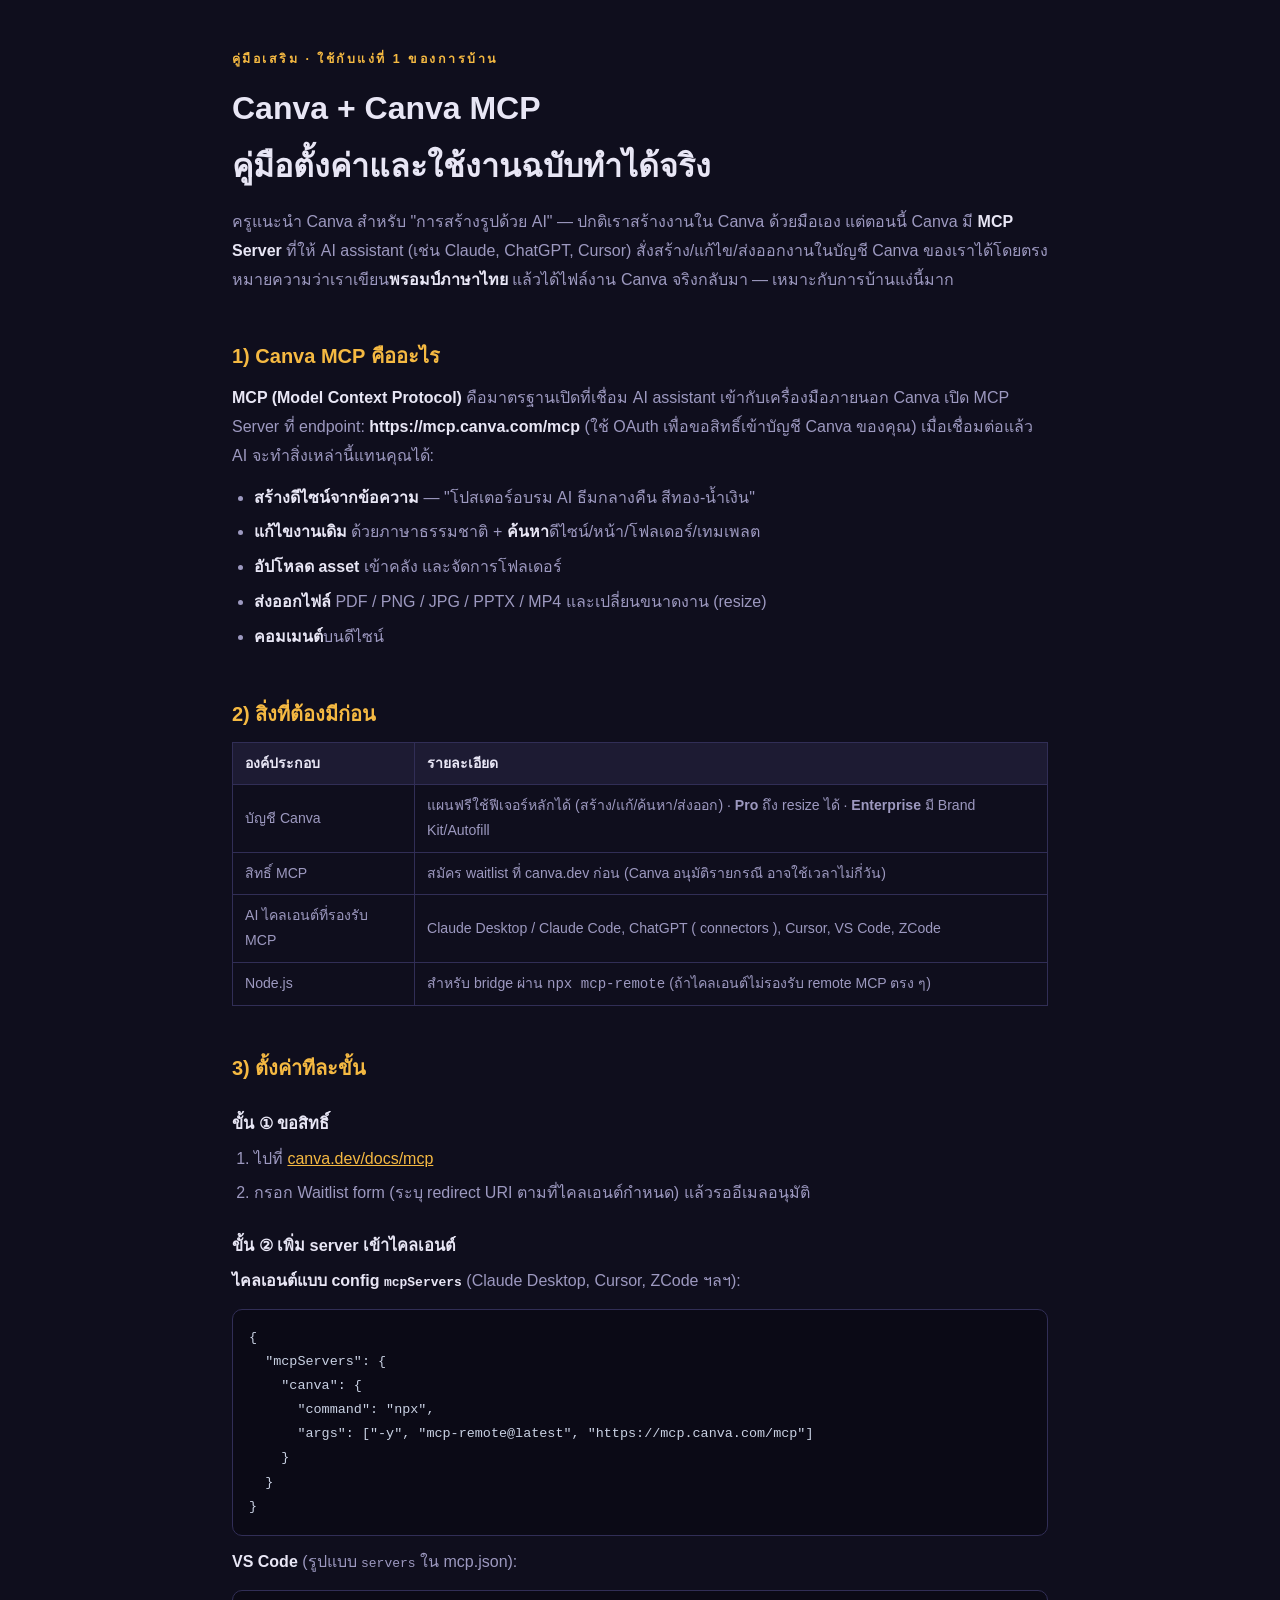
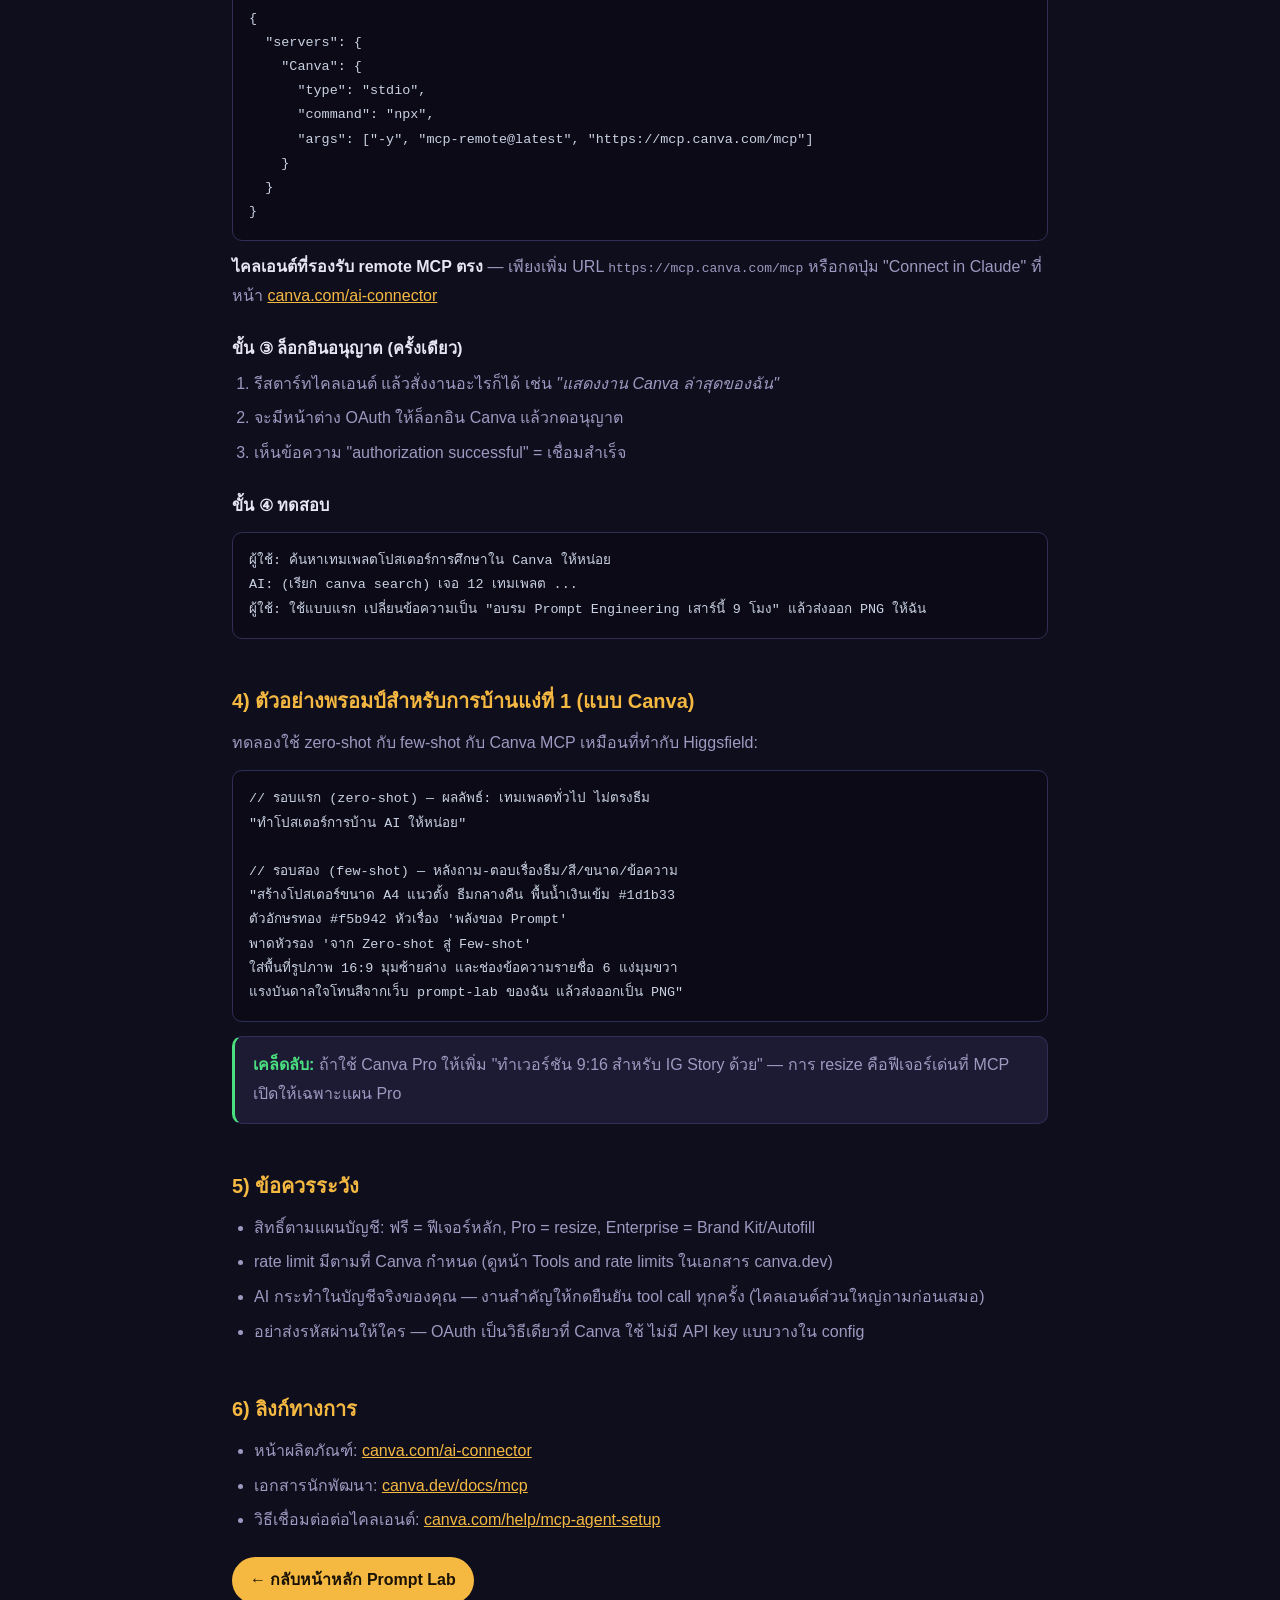
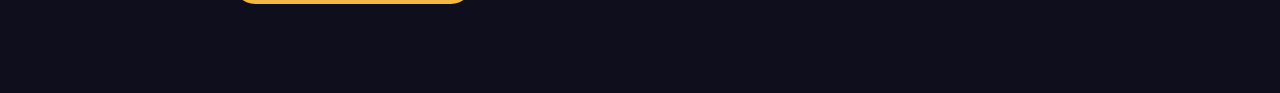
<file: canva-mcp-guide.html>
<!DOCTYPE html>
<html lang="th">
<head>
<meta charset="UTF-8">
<meta name="viewport" content="width=device-width, initial-scale=1.0">
<title>คู่มือ Canva MCP — ตั้งค่าและใช้งาน</title>
<style>
:root{--bg:#0f0e1d;--card:#1d1b33;--line:#312e56;--ink:#e8e6f5;--muted:#9d99c0;--amber:#f5b942;--green:#4ade80}
*{margin:0;padding:0;box-sizing:border-box}
body{font-family:"Leelawadee UI","Noto Sans Thai","Sarabun",sans-serif;background:var(--bg);color:var(--ink);line-height:1.8}
a{color:var(--amber)}
.wrap{max-width:860px;margin:0 auto;padding:48px 22px 90px}
.kicker{color:var(--amber);font-weight:700;letter-spacing:.2em;font-size:.78rem;text-transform:uppercase}
h1{font-size:2rem;margin:.3em 0 .4em}
h2{font-size:1.25rem;margin:2.2em 0 .5em;color:var(--amber)}
h3{font-size:1.02rem;margin:1.4em 0 .4em}
p{color:var(--muted);margin-bottom:.8em}
p b,li b{color:var(--ink)}
ol,ul{margin:0 0 1em 22px;color:var(--muted);display:flex;flex-direction:column;gap:6px}
.code{background:#0b0a16;border:1px solid var(--line);border-radius:10px;padding:16px;font-family:"Cascadia Code",Consolas,monospace;font-size:.84rem;overflow-x:auto;white-space:pre;color:#c9d1e3;margin:12px 0}
.callout{background:var(--card);border:1px solid var(--line);border-left:3px solid var(--green);border-radius:10px;padding:14px 18px;margin:14px 0;color:var(--muted)}
.callout b{color:var(--green)}
table{border-collapse:collapse;width:100%;font-size:.88rem;margin:10px 0}
th,td{border:1px solid var(--line);padding:8px 12px;text-align:left;color:var(--muted)}
th{background:var(--card);color:var(--ink)}
.btn{display:inline-block;background:var(--amber);color:#1a1205;font-weight:700;padding:9px 18px;border-radius:99px;text-decoration:none;margin:6px 8px 0 0}
.btn:hover{filter:brightness(1.07)}
</style>
</head>
<body>
<div class="wrap">
<div class="kicker">คู่มือเสริม · ใช้กับแง่ที่ 1 ของการบ้าน</div>
<h1>Canva + Canva MCP<br>คู่มือตั้งค่าและใช้งานฉบับทำได้จริง</h1>
<p>ครูแนะนำ Canva สำหรับ "การสร้างรูปด้วย AI" — ปกติเราสร้างงานใน Canva ด้วยมือเอง
แต่ตอนนี้ Canva มี <b>MCP Server</b> ที่ให้ AI assistant (เช่น Claude, ChatGPT, Cursor)
สั่งสร้าง/แก้ไข/ส่งออกงานในบัญชี Canva ของเราได้โดยตรง หมายความว่าเราเขียน<b>พรอมป์ภาษาไทย</b>
แล้วได้ไฟล์งาน Canva จริงกลับมา — เหมาะกับการบ้านแง่นี้มาก</p>

<h2>1) Canva MCP คืออะไร</h2>
<p><b>MCP (Model Context Protocol)</b> คือมาตรฐานเปิดที่เชื่อม AI assistant เข้ากับเครื่องมือภายนอก
Canva เปิด MCP Server ที่ endpoint: <b>https://mcp.canva.com/mcp</b> (ใช้ OAuth เพื่อขอสิทธิ์เข้าบัญชี Canva ของคุณ)
เมื่อเชื่อมต่อแล้ว AI จะทำสิ่งเหล่านี้แทนคุณได้:</p>
<ul>
<li><b>สร้างดีไซน์จากข้อความ</b> — "โปสเตอร์อบรม AI ธีมกลางคืน สีทอง-น้ำเงิน"</li>
<li><b>แก้ไขงานเดิม</b> ด้วยภาษาธรรมชาติ + <b>ค้นหา</b>ดีไซน์/หน้า/โฟลเดอร์/เทมเพลต</li>
<li><b>อัปโหลด asset</b> เข้าคลัง และจัดการโฟลเดอร์</li>
<li><b>ส่งออกไฟล์</b> PDF / PNG / JPG / PPTX / MP4 และเปลี่ยนขนาดงาน (resize)</li>
<li><b>คอมเมนต์</b>บนดีไซน์</li>
</ul>

<h2>2) สิ่งที่ต้องมีก่อน</h2>
<table>
<tr><th>องค์ประกอบ</th><th>รายละเอียด</th></tr>
<tr><td>บัญชี Canva</td><td>แผนฟรีใช้ฟีเจอร์หลักได้ (สร้าง/แก้/ค้นหา/ส่งออก) · <b>Pro</b> ถึง resize ได้ · <b>Enterprise</b> มี Brand Kit/Autofill</td></tr>
<tr><td>สิทธิ์ MCP</td><td>สมัคร waitlist ที่ canva.dev ก่อน (Canva อนุมัติรายกรณี อาจใช้เวลาไม่กี่วัน)</td></tr>
<tr><td>AI ไคลเอนต์ที่รองรับ MCP</td><td>Claude Desktop / Claude Code, ChatGPT ( connectors ), Cursor, VS Code, ZCode</td></tr>
<tr><td>Node.js</td><td>สำหรับ bridge ผ่าน <code>npx mcp-remote</code> (ถ้าไคลเอนต์ไม่รองรับ remote MCP ตรง ๆ)</td></tr>
</table>

<h2>3) ตั้งค่าทีละขั้น</h2>
<h3>ขั้น ① ขอสิทธิ์</h3>
<ol>
<li>ไปที่ <a href="https://www.canva.dev/docs/mcp/" target="_blank">canva.dev/docs/mcp</a></li>
<li>กรอก Waitlist form (ระบุ redirect URI ตามที่ไคลเอนต์กำหนด) แล้วรออีเมลอนุมัติ</li>
</ol>

<h3>ขั้น ② เพิ่ม server เข้าไคลเอนต์</h3>
<p><b>ไคลเอนต์แบบ config <code>mcpServers</code></b> (Claude Desktop, Cursor, ZCode ฯลฯ):</p>
<div class="code">{
  "mcpServers": {
    "canva": {
      "command": "npx",
      "args": ["-y", "mcp-remote@latest", "https://mcp.canva.com/mcp"]
    }
  }
}</div>
<p><b>VS Code</b> (รูปแบบ <code>servers</code> ใน mcp.json):</p>
<div class="code">{
  "servers": {
    "Canva": {
      "type": "stdio",
      "command": "npx",
      "args": ["-y", "mcp-remote@latest", "https://mcp.canva.com/mcp"]
    }
  }
}</div>
<p><b>ไคลเอนต์ที่รองรับ remote MCP ตรง</b> — เพียงเพิ่ม URL <code>https://mcp.canva.com/mcp</code>
หรือกดปุ่ม "Connect in Claude" ที่หน้า <a href="https://www.canva.com/ai-connector/" target="_blank">canva.com/ai-connector</a></p>

<h3>ขั้น ③ ล็อกอินอนุญาต (ครั้งเดียว)</h3>
<ol>
<li>รีสตาร์ทไคลเอนต์ แล้วสั่งงานอะไรก็ได้ เช่น <i>"แสดงงาน Canva ล่าสุดของฉัน"</i></li>
<li>จะมีหน้าต่าง OAuth ให้ล็อกอิน Canva แล้วกดอนุญาต</li>
<li>เห็นข้อความ "authorization successful" = เชื่อมสำเร็จ</li>
</ol>

<h3>ขั้น ④ ทดสอบ</h3>
<div class="code">ผู้ใช้: ค้นหาเทมเพลตโปสเตอร์การศึกษาใน Canva ให้หน่อย
AI: (เรียก canva search) เจอ 12 เทมเพลต ...
ผู้ใช้: ใช้แบบแรก เปลี่ยนข้อความเป็น "อบรม Prompt Engineering เสาร์นี้ 9 โมง" แล้วส่งออก PNG ให้ฉัน</div>

<h2>4) ตัวอย่างพรอมป์สำหรับการบ้านแง่ที่ 1 (แบบ Canva)</h2>
<p>ทดลองใช้ zero-shot กับ few-shot กับ Canva MCP เหมือนที่ทำกับ Higgsfield:</p>
<div class="code">// รอบแรก (zero-shot) — ผลลัพธ์: เทมเพลตทั่วไป ไม่ตรงธีม
"ทำโปสเตอร์การบ้าน AI ให้หน่อย"

// รอบสอง (few-shot) — หลังถาม-ตอบเรื่องธีม/สี/ขนาด/ข้อความ
"สร้างโปสเตอร์ขนาด A4 แนวตั้ง ธีมกลางคืน พื้นน้ำเงินเข้ม #1d1b33
ตัวอักษรทอง #f5b942 หัวเรื่อง 'พลังของ Prompt'
พาดหัวรอง 'จาก Zero-shot สู่ Few-shot'
ใส่พื้นที่รูปภาพ 16:9 มุมซ้ายล่าง และช่องข้อความรายชื่อ 6 แง่มุมขวา
แรงบันดาลใจโทนสีจากเว็บ prompt-lab ของฉัน แล้วส่งออกเป็น PNG"</div>
<div class="callout"><b>เคล็ดลับ:</b> ถ้าใช้ Canva Pro ให้เพิ่ม "ทำเวอร์ชัน 9:16 สำหรับ IG Story ด้วย" —
การ resize คือฟีเจอร์เด่นที่ MCP เปิดให้เฉพาะแผน Pro</div>

<h2>5) ข้อควรระวัง</h2>
<ul>
<li>สิทธิ์ตามแผนบัญชี: ฟรี = ฟีเจอร์หลัก, Pro = resize, Enterprise = Brand Kit/Autofill</li>
<li>rate limit มีตามที่ Canva กำหนด (ดูหน้า Tools and rate limits ในเอกสาร canva.dev)</li>
<li>AI กระทำในบัญชีจริงของคุณ — งานสำคัญให้กดยืนยัน tool call ทุกครั้ง (ไคลเอนต์ส่วนใหญ่ถามก่อนเสมอ)</li>
<li>อย่าส่งรหัสผ่านให้ใคร — OAuth เป็นวิธีเดียวที่ Canva ใช้ ไม่มี API key แบบวางใน config</li>
</ul>

<h2>6) ลิงก์ทางการ</h2>
<ul>
<li>หน้าผลิตภัณฑ์: <a href="https://www.canva.com/ai-connector/" target="_blank">canva.com/ai-connector</a></li>
<li>เอกสารนักพัฒนา: <a href="https://www.canva.dev/docs/mcp/" target="_blank">canva.dev/docs/mcp</a></li>
<li>วิธีเชื่อมต่อต่อไคลเอนต์: <a href="https://www.canva.com/help/mcp-agent-setup/" target="_blank">canva.com/help/mcp-agent-setup</a></li>
</ul>

<a class="btn" href="index.html">← กลับหน้าหลัก Prompt Lab</a>
</div>
</body>
</html>
</file>
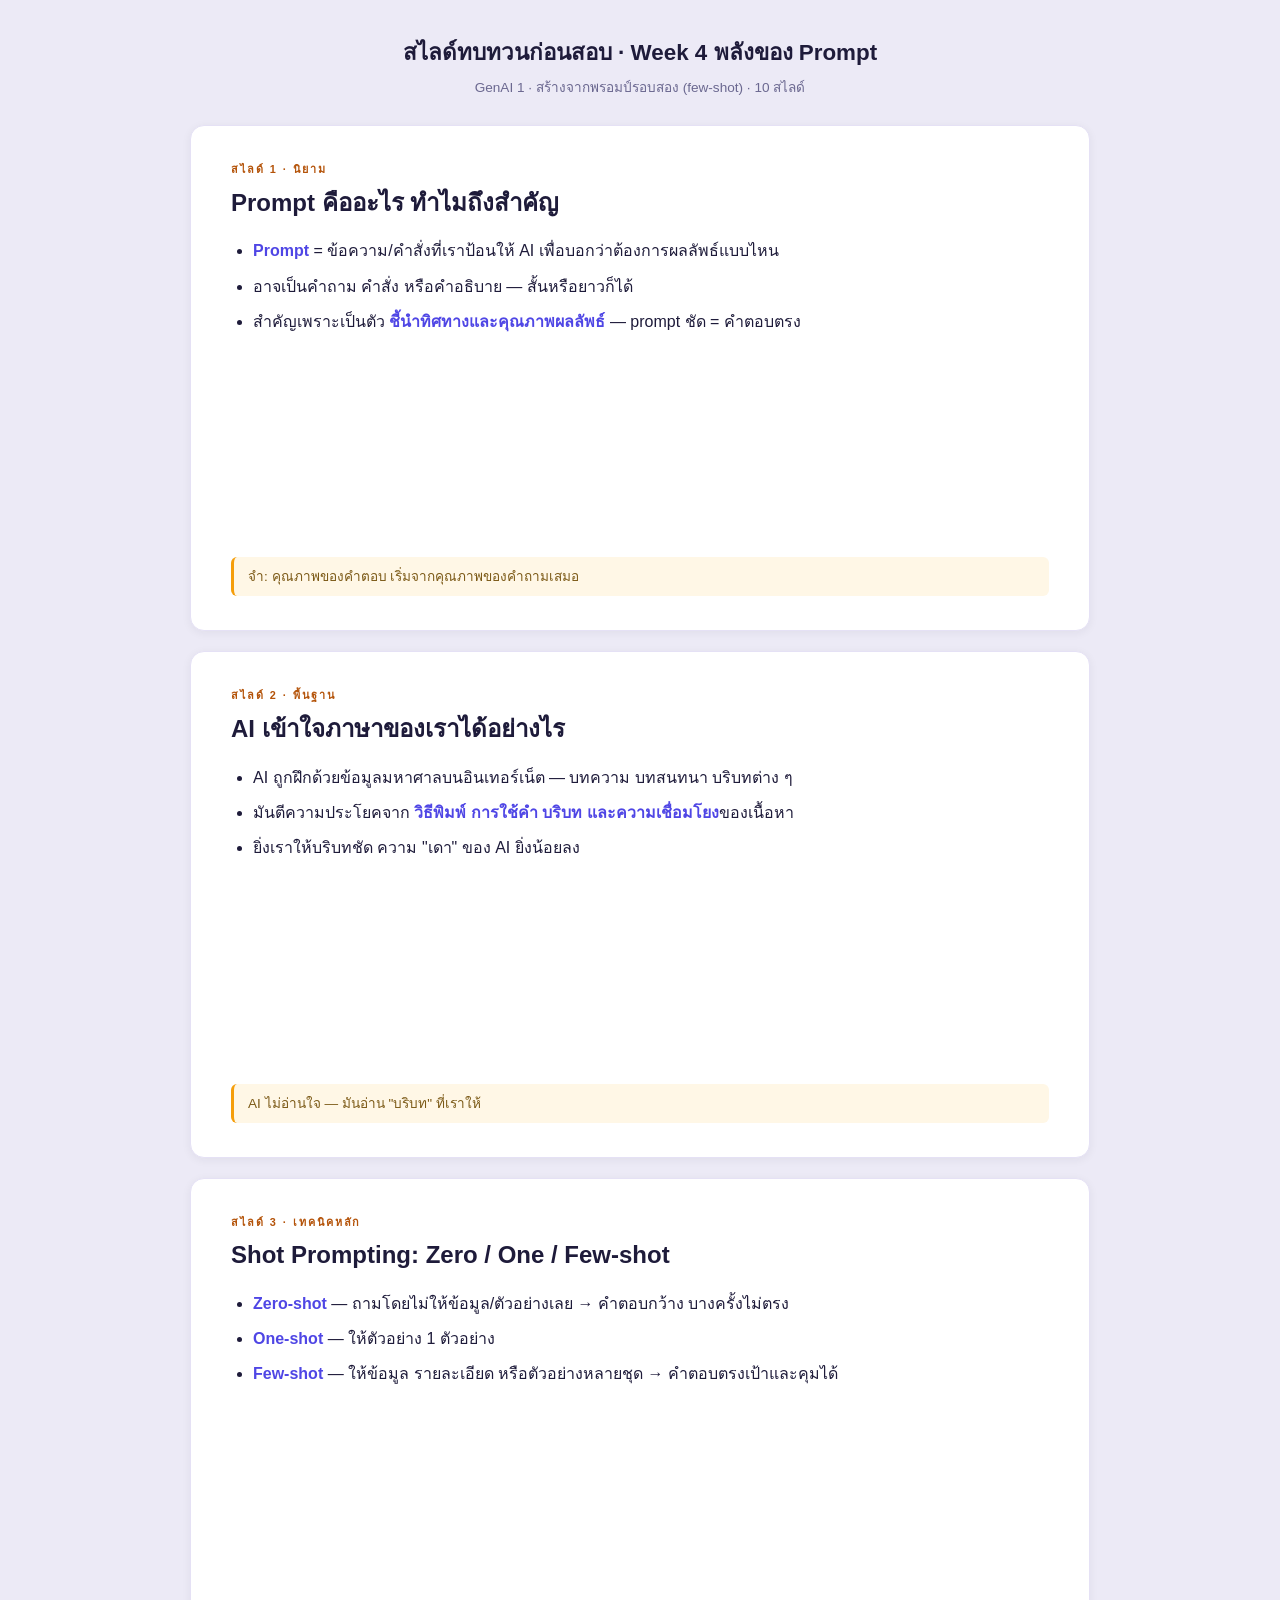
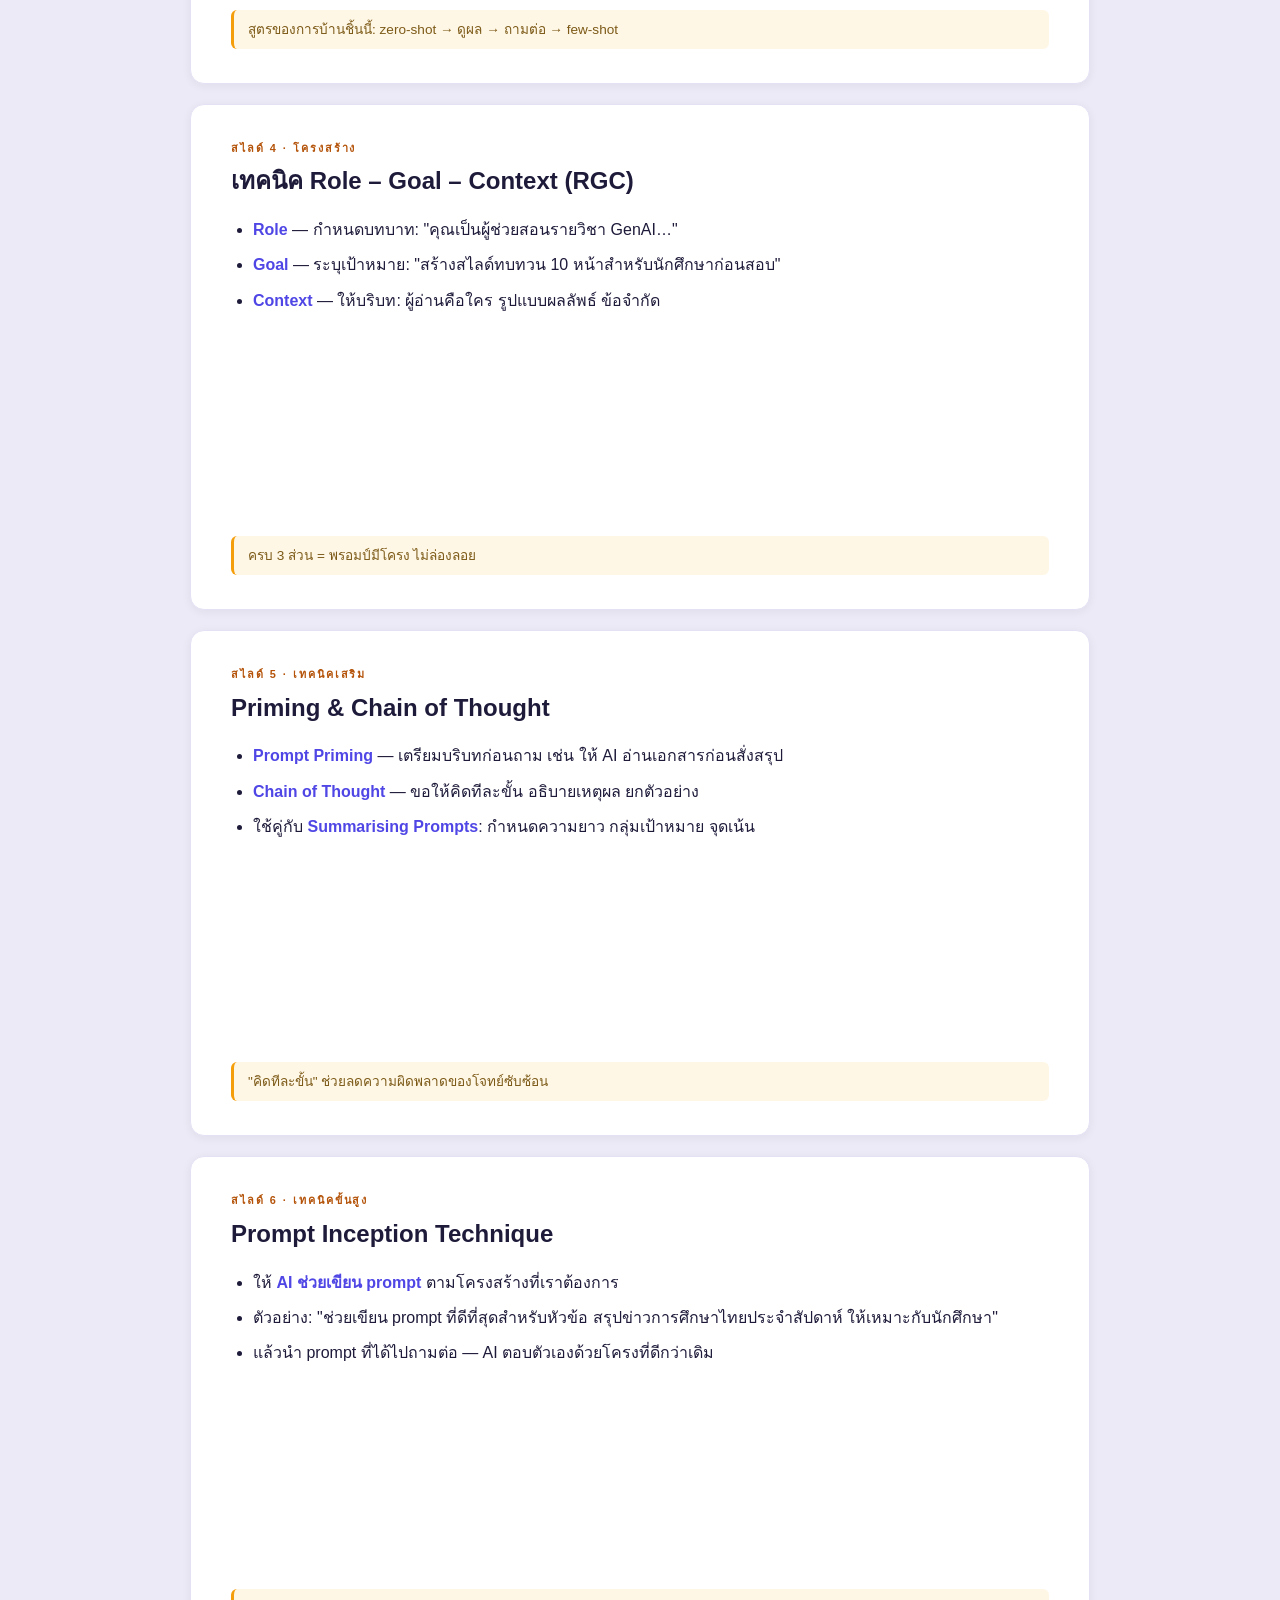
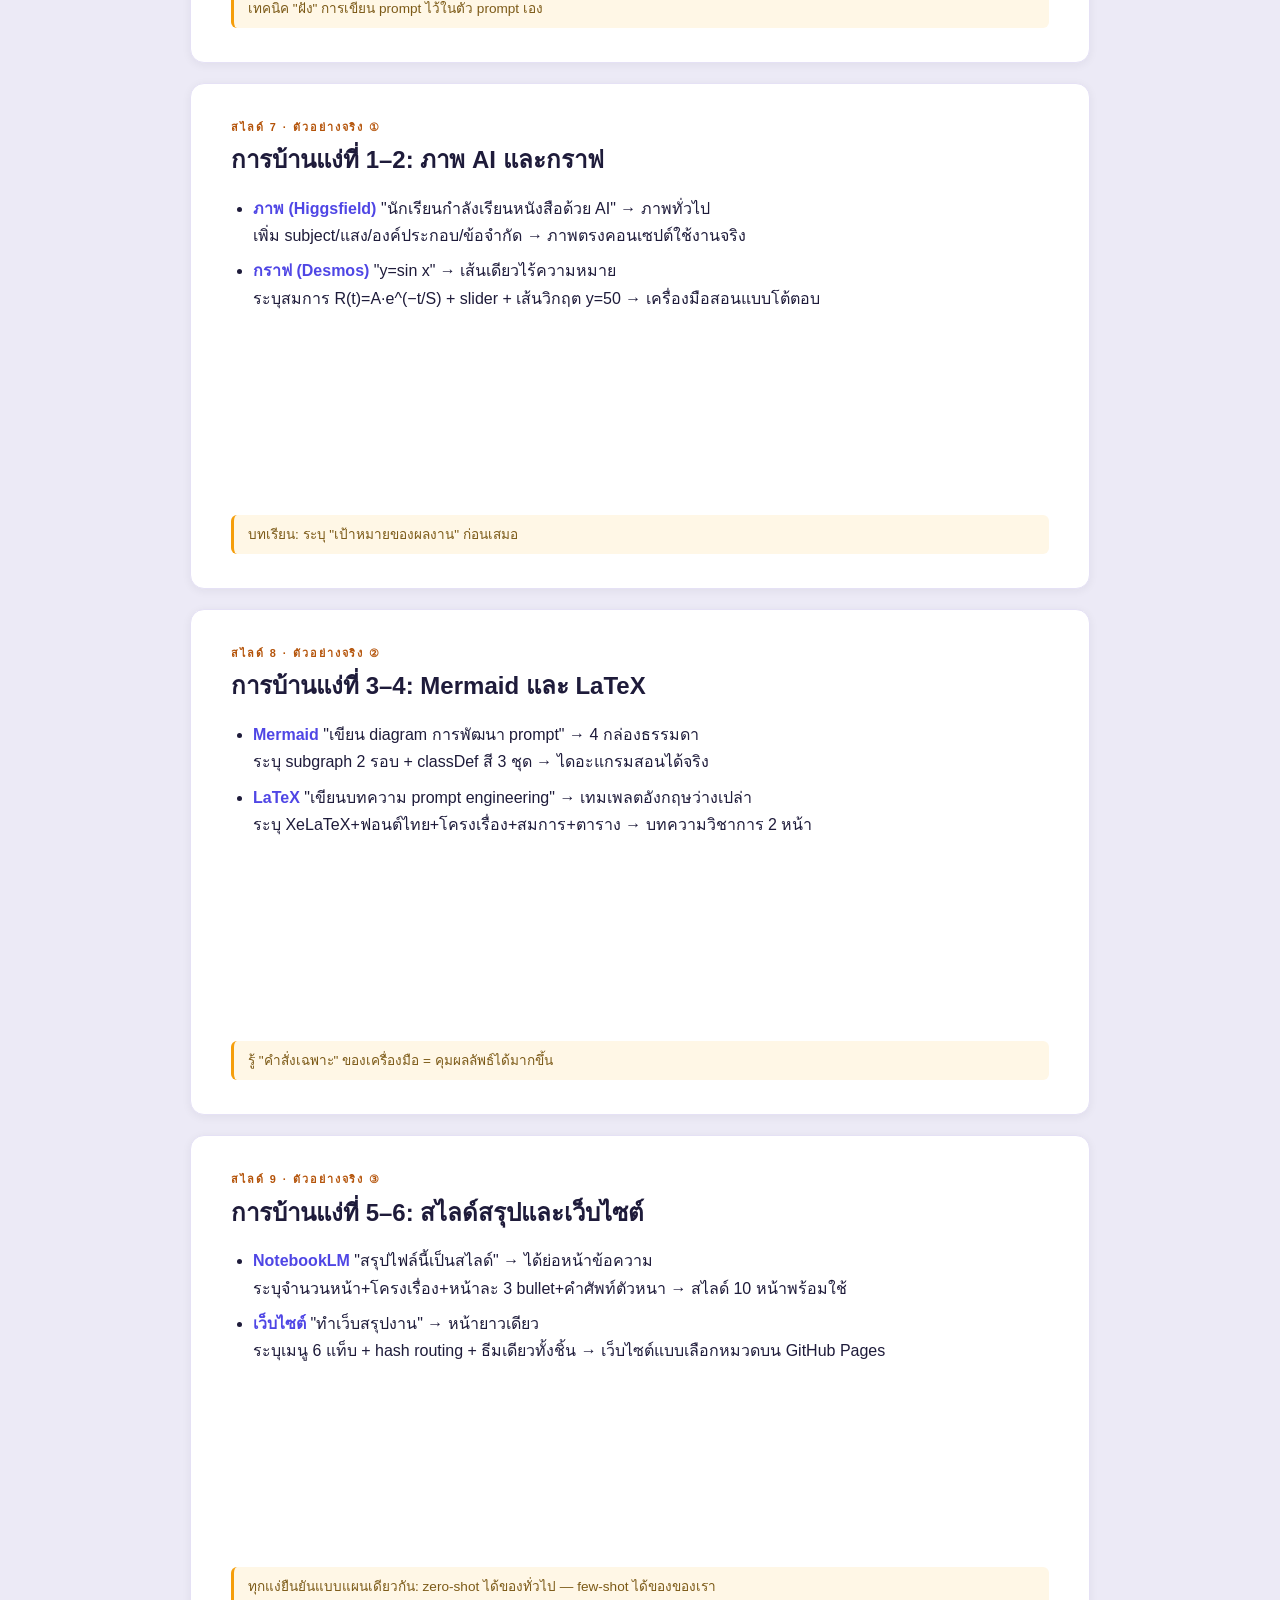
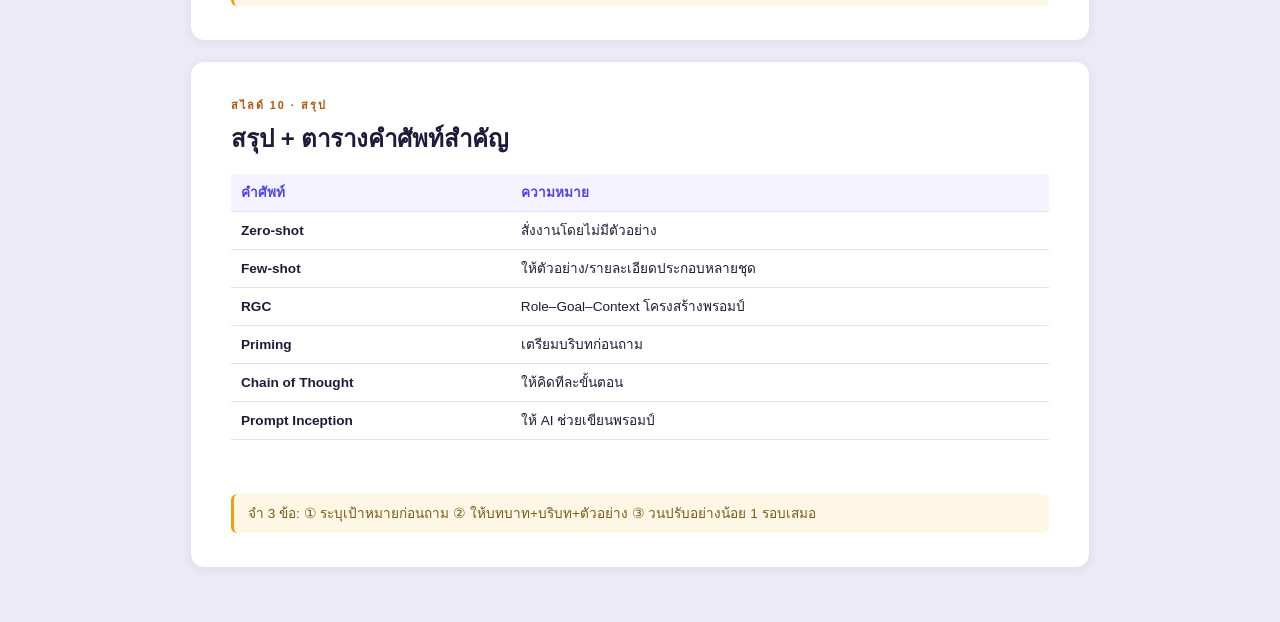
<file: slides.html>
<!DOCTYPE html>
<html lang="th">
<head>
<meta charset="UTF-8">
<meta name="viewport" content="width=device-width, initial-scale=1.0">
<title>สไลด์ทบทวน Week 4 — พลังของ Prompt</title>
<style>
:root{--ink:#1e1b3a;--muted:#6b6890;--amber:#b45309;--amberbg:#fff7e6;--line:#e5e1f5;--accent:#4f46e5}
*{margin:0;padding:0;box-sizing:border-box}
body{font-family:"Leelawadee UI","Noto Sans Thai","Sarabun",sans-serif;background:#eceaf6;color:var(--ink);padding:34px 16px;line-height:1.7}
.wrap{max-width:900px;margin:0 auto}
h1.page-title{text-align:center;font-size:1.4rem;margin-bottom:26px;color:var(--ink)}
h1.page-title small{display:block;color:var(--muted);font-weight:400;font-size:.85rem;margin-top:4px}
.slide{aspect-ratio:16/9;background:#fff;border:1px solid var(--line);border-radius:14px;padding:34px 40px;margin-bottom:20px;box-shadow:0 2px 10px rgba(30,27,58,.06);display:flex;flex-direction:column;page-break-inside:avoid}
.kick{font-size:.68rem;font-weight:700;letter-spacing:.18em;color:var(--amber);text-transform:uppercase}
h2{font-size:1.5rem;margin:4px 0 14px}
ul{margin-left:22px;display:flex;flex-direction:column;gap:8px}
li b{color:var(--accent)}
.note{margin-top:auto;background:var(--amberbg);border-left:3px solid #f59e0b;border-radius:6px;padding:8px 14px;font-size:.85rem;color:#7c5a17}
table{border-collapse:collapse;width:100%;font-size:.85rem}
th,td{border-bottom:1px solid var(--line);padding:7px 10px;text-align:left}
th{background:#f5f3ff;color:var(--accent)}
.tag{display:inline-block;background:#eef2ff;color:var(--accent);border-radius:99px;font-size:.72rem;padding:2px 12px;font-weight:700;margin-right:6px}
.pageno{position:absolute;bottom:10px;right:16px;font-size:.7rem;color:#b9b5d6}
@media print{body{background:#fff;padding:0}.slide{border-radius:0;margin:0;box-shadow:none;page-break-after:always}}
</style>
</head>
<body>
<div class="wrap">
<h1 class="page-title">สไลด์ทบทวนก่อนสอบ · Week 4 พลังของ Prompt
<small>GenAI 1 · สร้างจากพรอมป์รอบสอง (few-shot) · 10 สไลด์</small></h1>

<div class="slide"><div class="kick">สไลด์ 1 · นิยาม</div>
<h2>Prompt คืออะไร ทำไมถึงสำคัญ</h2>
<ul>
<li><b>Prompt</b> = ข้อความ/คำสั่งที่เราป้อนให้ AI เพื่อบอกว่าต้องการผลลัพธ์แบบไหน</li>
<li>อาจเป็นคำถาม คำสั่ง หรือคำอธิบาย — สั้นหรือยาวก็ได้</li>
<li>สำคัญเพราะเป็นตัว <b>ชี้นำทิศทางและคุณภาพผลลัพธ์</b> — prompt ชัด = คำตอบตรง</li>
</ul>
<div class="note">จำ: คุณภาพของคำตอบ เริ่มจากคุณภาพของคำถามเสมอ</div>
</div>

<div class="slide"><div class="kick">สไลด์ 2 · พื้นฐาน</div>
<h2>AI เข้าใจภาษาของเราได้อย่างไร</h2>
<ul>
<li>AI ถูกฝึกด้วยข้อมูลมหาศาลบนอินเทอร์เน็ต — บทความ บทสนทนา บริบทต่าง ๆ</li>
<li>มันตีความประโยคจาก <b>วิธีพิมพ์ การใช้คำ บริบท และความเชื่อมโยง</b>ของเนื้อหา</li>
<li>ยิ่งเราให้บริบทชัด ความ "เดา" ของ AI ยิ่งน้อยลง</li>
</ul>
<div class="note">AI ไม่อ่านใจ — มันอ่าน "บริบท" ที่เราให้</div>
</div>

<div class="slide"><div class="kick">สไลด์ 3 · เทคนิคหลัก</div>
<h2>Shot Prompting: Zero / One / Few-shot</h2>
<ul>
<li><b>Zero-shot</b> — ถามโดยไม่ให้ข้อมูล/ตัวอย่างเลย → คำตอบกว้าง บางครั้งไม่ตรง</li>
<li><b>One-shot</b> — ให้ตัวอย่าง 1 ตัวอย่าง</li>
<li><b>Few-shot</b> — ให้ข้อมูล รายละเอียด หรือตัวอย่างหลายชุด → คำตอบตรงเป้าและคุมได้</li>
</ul>
<div class="note">สูตรของการบ้านชิ้นนี้: zero-shot → ดูผล → ถามต่อ → few-shot</div>
</div>

<div class="slide"><div class="kick">สไลด์ 4 · โครงสร้าง</div>
<h2>เทคนิค Role – Goal – Context (RGC)</h2>
<ul>
<li><b>Role</b> — กำหนดบทบาท: "คุณเป็นผู้ช่วยสอนรายวิชา GenAI…"</li>
<li><b>Goal</b> — ระบุเป้าหมาย: "สร้างสไลด์ทบทวน 10 หน้าสำหรับนักศึกษาก่อนสอบ"</li>
<li><b>Context</b> — ให้บริบท: ผู้อ่านคือใคร รูปแบบผลลัพธ์ ข้อจำกัด</li>
</ul>
<div class="note">ครบ 3 ส่วน = พรอมป์มีโครง ไม่ล่องลอย</div>
</div>

<div class="slide"><div class="kick">สไลด์ 5 · เทคนิคเสริม</div>
<h2>Priming &amp; Chain of Thought</h2>
<ul>
<li><b>Prompt Priming</b> — เตรียมบริบทก่อนถาม เช่น ให้ AI อ่านเอกสารก่อนสั่งสรุป</li>
<li><b>Chain of Thought</b> — ขอให้คิดทีละขั้น อธิบายเหตุผล ยกตัวอย่าง</li>
<li>ใช้คู่กับ <b>Summarising Prompts</b>: กำหนดความยาว กลุ่มเป้าหมาย จุดเน้น</li>
</ul>
<div class="note">"คิดทีละขั้น" ช่วยลดความผิดพลาดของโจทย์ซับซ้อน</div>
</div>

<div class="slide"><div class="kick">สไลด์ 6 · เทคนิคขั้นสูง</div>
<h2>Prompt Inception Technique</h2>
<ul>
<li>ให้ <b>AI ช่วยเขียน prompt</b> ตามโครงสร้างที่เราต้องการ</li>
<li>ตัวอย่าง: "ช่วยเขียน prompt ที่ดีที่สุดสำหรับหัวข้อ สรุปข่าวการศึกษาไทยประจำสัปดาห์ ให้เหมาะกับนักศึกษา"</li>
<li>แล้วนำ prompt ที่ได้ไปถามต่อ — AI ตอบตัวเองด้วยโครงที่ดีกว่าเดิม</li>
</ul>
<div class="note">เทคนิค "ฝัง" การเขียน prompt ไว้ในตัว prompt เอง</div>
</div>

<div class="slide"><div class="kick">สไลด์ 7 · ตัวอย่างจริง ①</div>
<h2>การบ้านแง่ที่ 1–2: ภาพ AI และกราฟ</h2>
<ul>
<li><b>ภาพ (Higgsfield)</b> "นักเรียนกำลังเรียนหนังสือด้วย AI" → ภาพทั่วไป<br>
เพิ่ม subject/แสง/องค์ประกอบ/ข้อจำกัด → ภาพตรงคอนเซปต์ใช้งานจริง</li>
<li><b>กราฟ (Desmos)</b> "y=sin x" → เส้นเดียวไร้ความหมาย<br>
ระบุสมการ R(t)=A·e^(−t/S) + slider + เส้นวิกฤต y=50 → เครื่องมือสอนแบบโต้ตอบ</li>
</ul>
<div class="note">บทเรียน: ระบุ "เป้าหมายของผลงาน" ก่อนเสมอ</div>
</div>

<div class="slide"><div class="kick">สไลด์ 8 · ตัวอย่างจริง ②</div>
<h2>การบ้านแง่ที่ 3–4: Mermaid และ LaTeX</h2>
<ul>
<li><b>Mermaid</b> "เขียน diagram การพัฒนา prompt" → 4 กล่องธรรมดา<br>
ระบุ subgraph 2 รอบ + classDef สี 3 ชุด → ไดอะแกรมสอนได้จริง</li>
<li><b>LaTeX</b> "เขียนบทความ prompt engineering" → เทมเพลตอังกฤษว่างเปล่า<br>
ระบุ XeLaTeX+ฟอนต์ไทย+โครงเรื่อง+สมการ+ตาราง → บทความวิชาการ 2 หน้า</li>
</ul>
<div class="note">รู้ "คำสั่งเฉพาะ" ของเครื่องมือ = คุมผลลัพธ์ได้มากขึ้น</div>
</div>

<div class="slide"><div class="kick">สไลด์ 9 · ตัวอย่างจริง ③</div>
<h2>การบ้านแง่ที่ 5–6: สไลด์สรุปและเว็บไซต์</h2>
<ul>
<li><b>NotebookLM</b> "สรุปไฟล์นี้เป็นสไลด์" → ได้ย่อหน้าข้อความ<br>
ระบุจำนวนหน้า+โครงเรื่อง+หน้าละ 3 bullet+คำศัพท์ตัวหนา → สไลด์ 10 หน้าพร้อมใช้</li>
<li><b>เว็บไซต์</b> "ทำเว็บสรุปงาน" → หน้ายาวเดียว<br>
ระบุเมนู 6 แท็บ + hash routing + ธีมเดียวทั้งชิ้น → เว็บไซต์แบบเลือกหมวดบน GitHub Pages</li>
</ul>
<div class="note">ทุกแง่ยืนยันแบบแผนเดียวกัน: zero-shot ได้ของทั่วไป — few-shot ได้ของของเรา</div>
</div>

<div class="slide"><div class="kick">สไลด์ 10 · สรุป</div>
<h2>สรุป + ตารางคำศัพท์สำคัญ</h2>
<table>
<tr><th>คำศัพท์</th><th>ความหมาย</th></tr>
<tr><td><b>Zero-shot</b></td><td>สั่งงานโดยไม่มีตัวอย่าง</td></tr>
<tr><td><b>Few-shot</b></td><td>ให้ตัวอย่าง/รายละเอียดประกอบหลายชุด</td></tr>
<tr><td><b>RGC</b></td><td>Role–Goal–Context โครงสร้างพรอมป์</td></tr>
<tr><td><b>Priming</b></td><td>เตรียมบริบทก่อนถาม</td></tr>
<tr><td><b>Chain of Thought</b></td><td>ให้คิดทีละขั้นตอน</td></tr>
<tr><td><b>Prompt Inception</b></td><td>ให้ AI ช่วยเขียนพรอมป์</td></tr>
</table>
<div class="note">จำ 3 ข้อ: ① ระบุเป้าหมายก่อนถาม ② ให้บทบาท+บริบท+ตัวอย่าง ③ วนปรับอย่างน้อย 1 รอบเสมอ</div>
</div>

</div>
</body>
</html>
</file>
